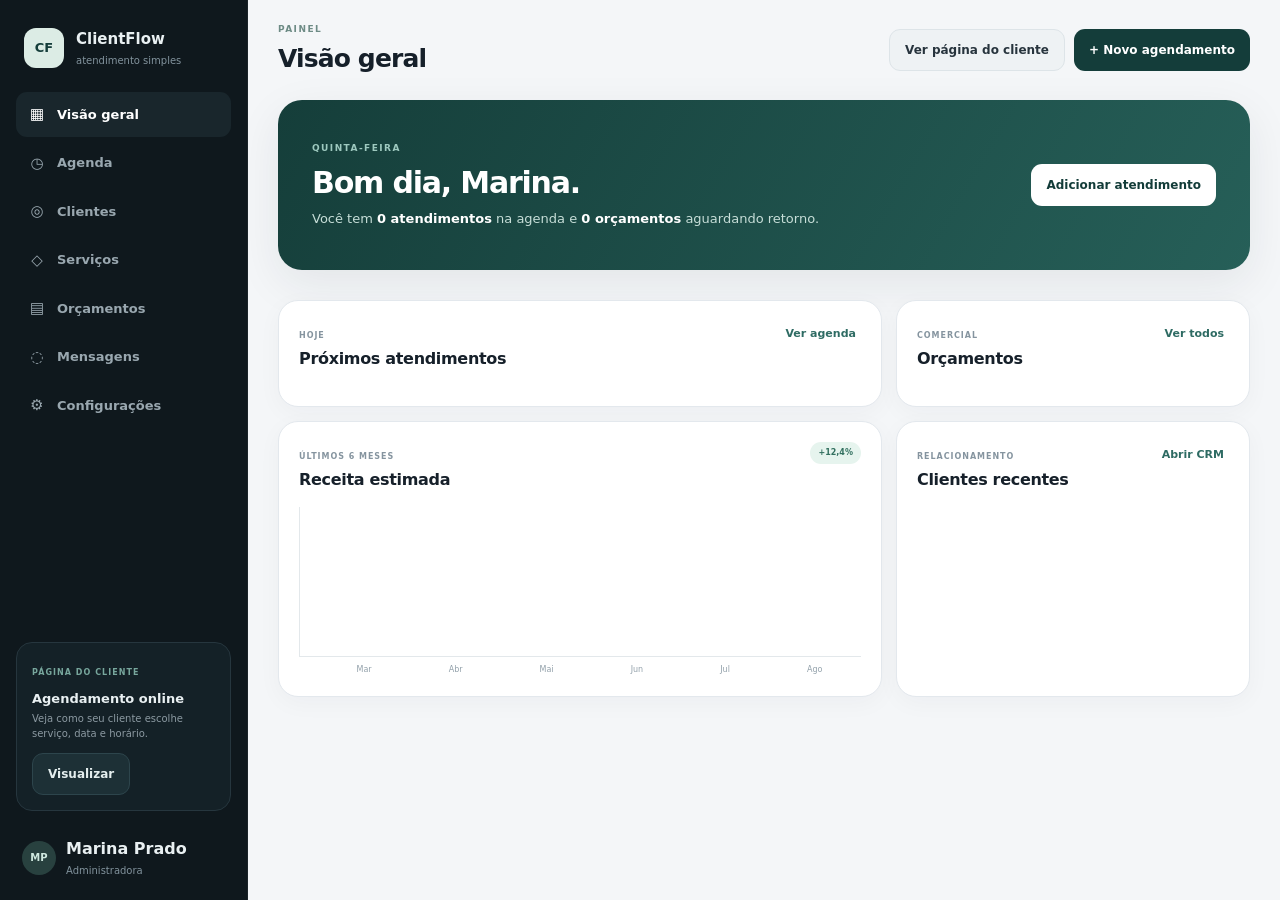
<file: index.html>
<!doctype html>
<html lang="pt-BR">
<head>
  <meta charset="utf-8" />
  <meta name="viewport" content="width=device-width, initial-scale=1" />
  <meta name="theme-color" content="#101820" />
  <meta name="description" content="ClientFlow — agenda, clientes, serviços, orçamentos e atendimento em uma única experiência." />
  <title>ClientFlow — Gestão de atendimento</title>
  <link rel="icon" href="assets/icon.svg" type="image/svg+xml" />
  <link rel="manifest" href="manifest.webmanifest" />
  <link rel="stylesheet" href="styles.css" />
</head>
<body>
  <div class="app-shell">
    <aside class="sidebar" id="sidebar">
      <a class="logo" href="#dashboard" aria-label="ClientFlow">
        <span class="logo-mark">CF</span>
        <span><strong>ClientFlow</strong><small>atendimento simples</small></span>
      </a>

      <nav class="side-nav" aria-label="Menu principal">
        <button class="nav-item active" data-view="dashboard"><span>▦</span>Visão geral</button>
        <button class="nav-item" data-view="schedule"><span>◷</span>Agenda</button>
        <button class="nav-item" data-view="clients"><span>◎</span>Clientes</button>
        <button class="nav-item" data-view="services"><span>◇</span>Serviços</button>
        <button class="nav-item" data-view="quotes"><span>▤</span>Orçamentos</button>
        <button class="nav-item" data-view="messages"><span>◌</span>Mensagens</button>
        <button class="nav-item" data-view="settings"><span>⚙</span>Configurações</button>
      </nav>

      <div class="sidebar-card">
        <small>PÁGINA DO CLIENTE</small>
        <strong>Agendamento online</strong>
        <p>Veja como seu cliente escolhe serviço, data e horário.</p>
        <button class="btn btn-soft" data-open-booking>Visualizar</button>
      </div>

      <div class="profile-mini">
        <span class="avatar">MP</span>
        <span><strong>Marina Prado</strong><small>Administradora</small></span>
      </div>
    </aside>

    <main class="main-content">
      <header class="topbar">
        <button class="icon-btn mobile-menu" id="mobile-menu" aria-label="Abrir menu">☰</button>
        <div>
          <p class="page-kicker" id="page-kicker">PAINEL</p>
          <h1 id="page-title">Visão geral</h1>
        </div>
        <div class="top-actions">
          <button class="btn btn-soft desktop-only" data-open-booking>Ver página do cliente</button>
          <button class="btn btn-primary" data-action="quick-appointment">+ Novo agendamento</button>
        </div>
      </header>

      <section class="view active" id="view-dashboard">
        <div class="hero-strip">
          <div>
            <p class="eyebrow">QUINTA-FEIRA</p>
            <h2>Bom dia, Marina.</h2>
            <p>Você tem <strong id="hero-appointments">0 atendimentos</strong> na agenda e <strong id="hero-pending">0 orçamentos</strong> aguardando retorno.</p>
          </div>
          <button class="btn btn-light" data-action="quick-appointment">Adicionar atendimento</button>
        </div>

        <div class="stats-grid" id="dashboard-stats"></div>

        <div class="dashboard-grid">
          <article class="panel agenda-panel">
            <div class="panel-head"><div><small>HOJE</small><h3>Próximos atendimentos</h3></div><button class="text-btn" data-go="schedule">Ver agenda</button></div>
            <div id="today-list" class="timeline"></div>
          </article>

          <article class="panel">
            <div class="panel-head"><div><small>COMERCIAL</small><h3>Orçamentos</h3></div><button class="text-btn" data-go="quotes">Ver todos</button></div>
            <div class="quote-summary" id="quote-summary"></div>
          </article>

          <article class="panel revenue-panel">
            <div class="panel-head"><div><small>ÚLTIMOS 6 MESES</small><h3>Receita estimada</h3></div><span class="pill positive">+12,4%</span></div>
            <div class="bar-chart" id="revenue-chart" aria-label="Gráfico de receita"></div>
            <div class="chart-labels"><span>Mar</span><span>Abr</span><span>Mai</span><span>Jun</span><span>Jul</span><span>Ago</span></div>
          </article>

          <article class="panel">
            <div class="panel-head"><div><small>RELACIONAMENTO</small><h3>Clientes recentes</h3></div><button class="text-btn" data-go="clients">Abrir CRM</button></div>
            <div id="recent-clients" class="mini-list"></div>
          </article>
        </div>
      </section>

      <section class="view" id="view-schedule">
        <div class="section-toolbar">
          <div class="segmented" id="schedule-filter">
            <button class="active" data-filter="all">Todos</button>
            <button data-filter="confirmed">Confirmados</button>
            <button data-filter="pending">Pendentes</button>
            <button data-filter="done">Concluídos</button>
          </div>
          <button class="btn btn-primary" data-action="quick-appointment">+ Agendamento</button>
        </div>
        <div class="panel table-panel"><div class="table-scroll"><table><thead><tr><th>Horário</th><th>Cliente</th><th>Serviço</th><th>Valor</th><th>Status</th><th></th></tr></thead><tbody id="schedule-table"></tbody></table></div><div class="mobile-list" id="schedule-mobile"></div></div>
      </section>

      <section class="view" id="view-clients">
        <div class="section-toolbar"><div><p class="helper">Cadastre informações essenciais e mantenha o histórico de atendimento organizado.</p></div><button class="btn btn-primary" data-action="new-client">+ Novo cliente</button></div>
        <div class="search-row"><input class="search-input" id="client-search" placeholder="Buscar por nome, telefone ou e-mail" /></div>
        <div class="client-grid" id="client-grid"></div>
      </section>

      <section class="view" id="view-services">
        <div class="section-toolbar"><div><p class="helper">Serviços, duração e valores usados na agenda e nos orçamentos.</p></div><button class="btn btn-primary" data-action="new-service">+ Novo serviço</button></div>
        <div class="service-grid" id="service-grid"></div>
      </section>

      <section class="view" id="view-quotes">
        <div class="section-toolbar"><div class="segmented" id="quote-filter"><button class="active" data-filter="all">Todos</button><button data-filter="draft">Rascunho</button><button data-filter="sent">Enviados</button><button data-filter="approved">Aprovados</button></div><button class="btn btn-primary" data-action="new-quote">+ Novo orçamento</button></div>
        <div class="quote-board" id="quote-board"></div>
      </section>

      <section class="view" id="view-messages">
        <div class="message-layout">
          <article class="panel">
            <div class="panel-head"><div><small>ATALHOS</small><h3>Modelos de mensagem</h3></div></div>
            <div id="message-templates" class="template-list"></div>
          </article>
          <article class="panel composer-panel">
            <div class="panel-head"><div><small>WHATSAPP</small><h3>Montar mensagem</h3></div></div>
            <label>Cliente<select id="message-client"></select></label>
            <label>Mensagem<textarea id="message-text" rows="8" placeholder="Escreva sua mensagem..."></textarea></label>
            <div class="composer-actions"><button class="btn btn-soft" id="copy-message">Copiar</button><button class="btn btn-primary" id="send-whatsapp">Abrir no WhatsApp</button></div>
          </article>
        </div>
      </section>

      <section class="view" id="view-settings">
        <div class="settings-grid">
          <article class="panel">
            <div class="panel-head"><div><small>NEGÓCIO</small><h3>Identidade da demo</h3></div></div>
            <div class="form-grid">
              <label>Nome do negócio<input id="setting-business" value="Studio Aurora" /></label>
              <label>WhatsApp<input id="setting-whatsapp" value="5521999999999" inputmode="tel" /></label>
              <label>Horário inicial<input id="setting-start" type="time" value="09:00" /></label>
              <label>Horário final<input id="setting-end" type="time" value="19:00" /></label>
            </div>
            <button class="btn btn-primary" id="save-settings">Salvar preferências</button>
          </article>
          <article class="panel">
            <div class="panel-head"><div><small>DADOS</small><h3>Backup da demonstração</h3></div></div>
            <p class="helper">Exporte os dados do navegador ou restaure o conjunto fictício inicial.</p>
            <div class="stack-actions"><button class="btn btn-soft" id="export-data">Exportar JSON</button><label class="btn btn-soft file-btn">Importar JSON<input type="file" id="import-data" accept="application/json" /></label><button class="btn btn-danger" id="reset-data">Restaurar demonstração</button></div>
          </article>
          <article class="panel full-span">
            <div class="panel-head"><div><small>PRODUÇÃO</small><h3>Como transformar a demo em produto</h3></div></div>
            <div class="production-grid"><div><strong>Banco e autenticação</strong><p>Substituir localStorage por PostgreSQL/Supabase e autenticação real.</p></div><div><strong>WhatsApp oficial</strong><p>Usar a API oficial da Meta para lembretes e automações em escala.</p></div><div><strong>Pagamentos</strong><p>Adicionar PIX, sinal e confirmação automática quando necessário.</p></div><div><strong>Equipe</strong><p>Agenda por profissional, permissões e comissões por serviço.</p></div></div>
          </article>
        </div>
      </section>
    </main>
  </div>

  <nav class="mobile-nav" aria-label="Navegação mobile">
    <button class="active" data-view="dashboard">▦<span>Início</span></button>
    <button data-view="schedule">◷<span>Agenda</span></button>
    <button data-action="quick-appointment" class="mobile-add">+</button>
    <button data-view="clients">◎<span>Clientes</span></button>
    <button data-view="quotes">▤<span>Orçamentos</span></button>
  </nav>

  <dialog class="modal" id="entity-modal">
    <form method="dialog" id="entity-form">
      <div class="modal-head"><div><p class="page-kicker" id="modal-kicker">NOVO</p><h2 id="modal-title">Adicionar</h2></div><button class="icon-btn" value="cancel" aria-label="Fechar">×</button></div>
      <div id="modal-fields" class="form-grid"></div>
      <div class="modal-actions"><button class="btn btn-soft" value="cancel">Cancelar</button><button class="btn btn-primary" id="modal-save" value="default">Salvar</button></div>
    </form>
  </dialog>

  <dialog class="booking-dialog" id="booking-dialog">
    <div class="booking-page">
      <button class="booking-close" data-close-booking aria-label="Fechar">×</button>
      <header class="booking-brand"><span class="booking-logo">A</span><div><strong id="booking-business">Studio Aurora</strong><small>Agendamento online</small></div></header>
      <section class="booking-copy"><p class="page-kicker">AGENDE EM POUCOS PASSOS</p><h2>Escolha o melhor horário para você.</h2><p>Sem troca de dezenas de mensagens. Confirme serviço, data e horário em menos de um minuto.</p></section>
      <form id="booking-form" class="booking-form">
        <label>Serviço<select id="booking-service" required></select></label>
        <div class="booking-row"><label>Data<input id="booking-date" type="date" required /></label><label>Horário<select id="booking-time" required></select></label></div>
        <label>Seu nome<input id="booking-name" maxlength="80" required placeholder="Nome completo" /></label>
        <label>WhatsApp<input id="booking-phone" inputmode="tel" maxlength="20" required placeholder="(21) 99999-9999" /></label>
        <button class="btn btn-booking" type="submit">Confirmar solicitação</button>
        <p class="booking-note">Demonstração: o pedido é salvo somente neste navegador.</p>
      </form>
      <div class="booking-success" id="booking-success" hidden><span>✓</span><h3>Solicitação recebida!</h3><p>O horário foi incluído na agenda da demonstração.</p><button class="btn btn-booking" data-close-booking>Voltar ao painel</button></div>
    </div>
  </dialog>

  <div class="toast" id="toast" role="status"></div>
  <script src="app.js"></script>
</body>
</html>
</file>
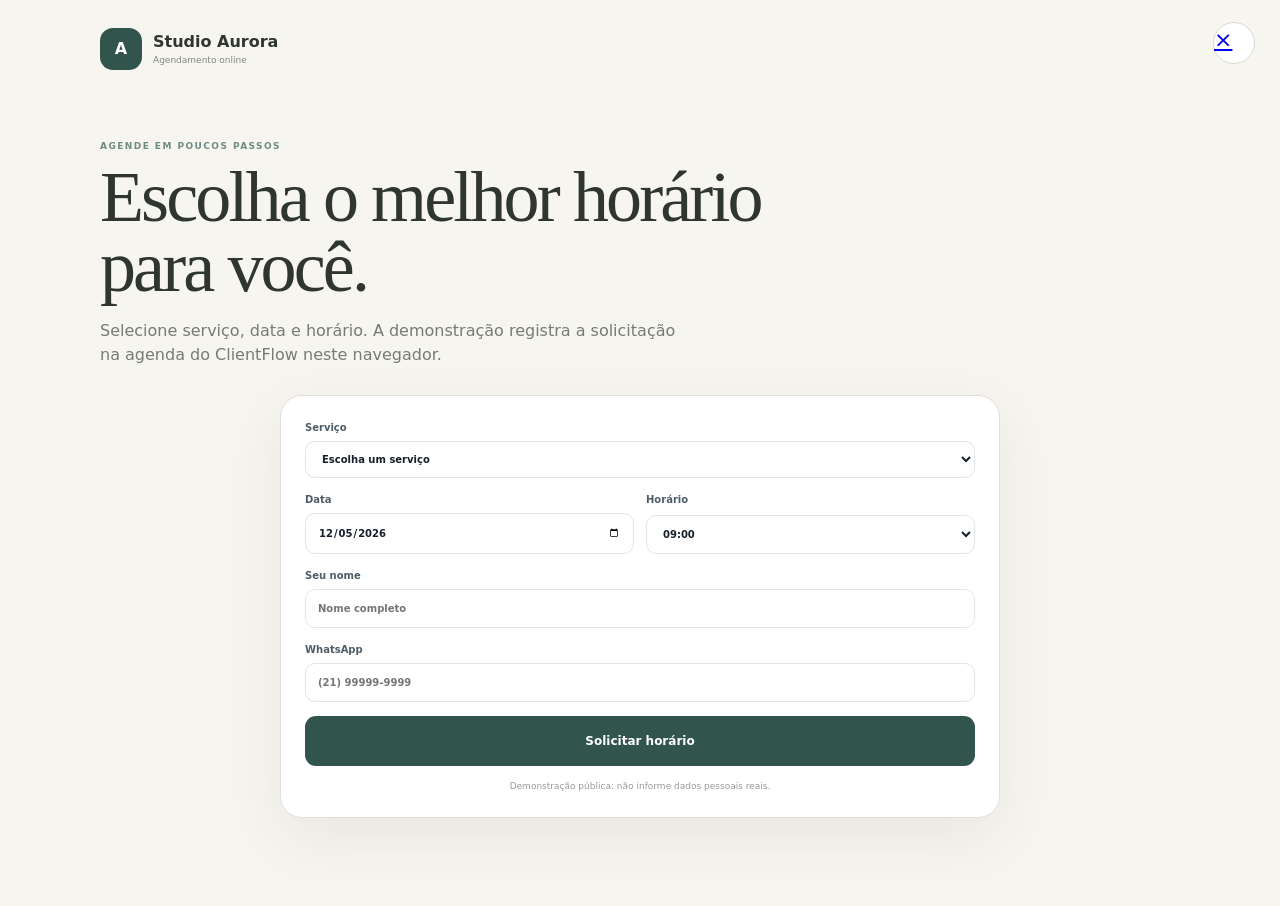
<file: booking.html>
<!doctype html>
<html lang="pt-BR">
<head>
  <meta charset="utf-8" />
  <meta name="viewport" content="width=device-width,initial-scale=1" />
  <meta name="theme-color" content="#31544c" />
  <meta name="description" content="Agendamento online — ClientFlow" />
  <title>Agendamento online — ClientFlow</title>
  <link rel="icon" href="assets/icon.svg" type="image/svg+xml" />
  <link rel="stylesheet" href="styles.css" />
</head>
<body class="public-booking-body">
  <main class="booking-page standalone-booking">
    <a class="booking-close" href="index.html" aria-label="Voltar ao painel">×</a>
    <header class="booking-brand"><span class="booking-logo">A</span><div><strong id="public-business">Studio Aurora</strong><small>Agendamento online</small></div></header>
    <section class="booking-copy"><p class="page-kicker">AGENDE EM POUCOS PASSOS</p><h2>Escolha o melhor horário para você.</h2><p>Selecione serviço, data e horário. A demonstração registra a solicitação na agenda do ClientFlow neste navegador.</p></section>
    <form id="public-booking-form" class="booking-form">
      <label>Serviço<select id="public-service" required></select></label>
      <div class="booking-row"><label>Data<input id="public-date" type="date" required /></label><label>Horário<select id="public-time" required></select></label></div>
      <label>Seu nome<input id="public-name" maxlength="80" required placeholder="Nome completo" /></label>
      <label>WhatsApp<input id="public-phone" inputmode="tel" maxlength="20" required placeholder="(21) 99999-9999" /></label>
      <button class="btn btn-booking" type="submit">Solicitar horário</button>
      <p class="booking-note">Demonstração pública: não informe dados pessoais reais.</p>
    </form>
    <section class="booking-success" id="public-success" hidden><span>✓</span><h3>Solicitação recebida!</h3><p>O agendamento foi salvo. Abra o painel para ver a solicitação na agenda.</p><div class="hero-actions" style="justify-content:center"><a class="btn btn-booking" href="index.html">Abrir painel</a></div></section>
  </main>
  <script src="booking.js"></script>
</body>
</html>
</file>
<file: styles.css>
:root{--bg:#f4f6f8;--panel:#fff;--ink:#16202a;--muted:#71808f;--line:#e3e8ed;--brand:#143d3a;--brand-2:#1f6a61;--accent:#eaf3ef;--warn:#a56a16;--danger:#a23c42;--shadow:0 14px 45px rgba(25,39,52,.08);--radius:20px;--sidebar:248px}*{box-sizing:border-box}html{scroll-behavior:smooth}body{margin:0;background:var(--bg);color:var(--ink);font-family:Inter,ui-sans-serif,system-ui,-apple-system,BlinkMacSystemFont,"Segoe UI",sans-serif;line-height:1.5}button,input,select,textarea{font:inherit}button{cursor:pointer}.app-shell{min-height:100vh}.sidebar{position:fixed;inset:0 auto 0 0;width:var(--sidebar);padding:22px 16px;background:#0f181d;color:#e9f0f2;display:flex;flex-direction:column;z-index:30;border-right:1px solid rgba(255,255,255,.05)}.logo{display:flex;align-items:center;gap:12px;padding:6px 8px 24px;color:inherit;text-decoration:none}.logo-mark{width:40px;height:40px;border-radius:12px;background:#dcece5;color:#143d3a;display:grid;place-items:center;font-size:13px;font-weight:900}.logo strong,.logo small,.profile-mini strong,.profile-mini small{display:block}.logo strong{font-size:15px}.logo small,.profile-mini small{font-size:10px;color:#82939d;margin-top:2px}.side-nav{display:grid;gap:4px}.nav-item{border:0;background:transparent;color:#99a7af;border-radius:11px;padding:11px 12px;display:flex;align-items:center;gap:11px;text-align:left;font-size:13px;font-weight:650}.nav-item span{width:18px;text-align:center;font-size:15px}.nav-item:hover,.nav-item.active{background:#19262c;color:#fff}.sidebar-card{margin-top:auto;padding:15px;border:1px solid #26363e;border-radius:16px;background:#142127}.sidebar-card small{font-size:8px;letter-spacing:.13em;color:#78a79d;font-weight:800}.sidebar-card strong{display:block;font-size:13px;margin:7px 0 3px}.sidebar-card p{color:#8c9aa2;font-size:10px;margin:0 0 12px}.profile-mini{margin-top:14px;padding:12px 6px 0;display:flex;gap:10px;align-items:center}.avatar{width:34px;height:34px;border-radius:50%;display:grid;place-items:center;background:#28413f;color:#cfe8df;font-size:10px;font-weight:850}.main-content{margin-left:var(--sidebar);min-height:100vh;padding:0 30px 60px}.topbar{min-height:100px;display:flex;align-items:center;gap:20px;justify-content:space-between;max-width:1360px;margin:auto}.page-kicker,.eyebrow{margin:0 0 4px;font-size:9px;letter-spacing:.16em;font-weight:850;color:#6d8b85}.topbar h1{margin:0;font-size:25px;letter-spacing:-.035em}.top-actions{display:flex;gap:9px}.btn{border:0;border-radius:11px;min-height:42px;padding:10px 15px;font-size:12px;font-weight:780;display:inline-flex;align-items:center;justify-content:center;gap:7px;text-decoration:none}.btn-primary{background:var(--brand);color:#fff}.btn-primary:hover{background:#0e302e}.btn-soft{background:#eef2f4;color:#27343d;border:1px solid #dde4e8}.sidebar .btn-soft{background:#1d3036;color:#e4eeee;border-color:#2d454c}.btn-light{background:white;color:#133c39}.btn-danger{background:#fff0f0;color:var(--danger);border:1px solid #f1d6d8}.text-btn{border:0;background:transparent;color:#2e6b63;font-weight:800;font-size:11px;padding:5px}.icon-btn{border:1px solid var(--line);background:white;color:#32414c;width:40px;height:40px;border-radius:10px}.mobile-menu{display:none}.view{display:none;max-width:1360px;margin:auto}.view.active{display:block}.hero-strip{min-height:170px;padding:30px 34px;border-radius:24px;background:linear-gradient(120deg,#153e3a,#265f58);color:white;display:flex;align-items:center;justify-content:space-between;gap:25px;box-shadow:var(--shadow)}.hero-strip h2{font-size:30px;letter-spacing:-.04em;margin:4px 0}.hero-strip p:not(.eyebrow){color:#c7ded8;margin:0;max-width:630px;font-size:13px}.hero-strip p strong{color:#fff}.hero-strip .eyebrow{color:#9ec9bf}.stats-grid{display:grid;grid-template-columns:repeat(4,1fr);gap:13px;margin:15px 0}.stat-card{background:var(--panel);border:1px solid var(--line);border-radius:16px;padding:17px 18px;box-shadow:0 6px 20px rgba(25,39,52,.03)}.stat-card span{font-size:10px;color:var(--muted);font-weight:700}.stat-card strong{display:block;font-size:25px;letter-spacing:-.04em;margin:6px 0 2px}.stat-card small{font-size:9px;color:#82909b}.dashboard-grid{display:grid;grid-template-columns:1.45fr .85fr;gap:14px}.panel{background:var(--panel);border:1px solid var(--line);border-radius:var(--radius);padding:20px;box-shadow:0 6px 24px rgba(21,36,50,.035)}.panel-head{display:flex;justify-content:space-between;align-items:flex-start;gap:12px;margin-bottom:15px}.panel-head small{font-size:8px;letter-spacing:.12em;font-weight:800;color:#85949f}.panel-head h3{margin:2px 0 0;font-size:16px;letter-spacing:-.02em}.timeline{display:grid}.timeline-row{display:grid;grid-template-columns:54px 1fr auto;align-items:center;gap:11px;padding:11px 0;border-top:1px solid #edf0f2}.timeline-row:first-child{border-top:0}.timeline-time{font-size:12px;font-weight:850}.timeline-row strong,.timeline-row small{display:block}.timeline-row strong{font-size:12px}.timeline-row small{font-size:9px;color:var(--muted);margin-top:2px}.status-chip{border-radius:999px;padding:5px 8px;font-size:8px;font-weight:800;text-transform:uppercase}.status-confirmed{background:#e5f3ee;color:#25675b}.status-pending{background:#fff4dc;color:#8b651b}.status-done{background:#edf0f4;color:#63717d}.status-cancelled{background:#fbe8e8;color:#934248}.quote-summary{display:grid;gap:9px}.quote-summary-row{display:flex;align-items:center;justify-content:space-between;padding:12px;border-radius:13px;background:#f7f9fa}.quote-summary-row div span,.quote-summary-row div strong{display:block}.quote-summary-row span{font-size:9px;color:var(--muted)}.quote-summary-row strong{font-size:13px;margin-top:2px}.quote-summary-row>strong{font-size:13px}.revenue-panel{min-height:260px}.pill{font-size:8px;border-radius:999px;padding:5px 8px;font-weight:800}.positive{background:#e6f4ee;color:#32705f}.bar-chart{height:150px;display:flex;align-items:flex-end;gap:12px;padding:12px 12px 0;border-left:1px solid #e3e8eb;border-bottom:1px solid #e3e8eb}.bar-chart i{flex:1;background:#527d75;border-radius:5px 5px 0 0;min-height:16px}.chart-labels{display:flex;justify-content:space-around;margin:7px 0 0 19px;color:#92a0aa;font-size:8px}.mini-list{display:grid}.mini-row{display:flex;align-items:center;gap:10px;padding:10px 0;border-top:1px solid #edf0f2}.mini-row:first-child{border-top:0}.mini-row .avatar{background:#e5eeeb;color:#315d57}.mini-row div{flex:1}.mini-row strong,.mini-row small{display:block}.mini-row strong{font-size:11px}.mini-row small{color:var(--muted);font-size:8px}.section-toolbar{display:flex;align-items:center;justify-content:space-between;gap:15px;margin-bottom:14px}.helper{color:var(--muted);font-size:12px;margin:0}.segmented{display:inline-flex;padding:4px;background:#e9edef;border-radius:11px;gap:3px}.segmented button{border:0;background:transparent;color:#687680;padding:8px 10px;border-radius:8px;font-size:10px;font-weight:750}.segmented button.active{background:white;color:#20303a;box-shadow:0 3px 10px rgba(35,48,58,.08)}.table-panel{padding:0;overflow:hidden}.table-scroll{overflow:auto}table{width:100%;border-collapse:collapse;min-width:720px}th,td{text-align:left;padding:14px 16px;border-bottom:1px solid #edf0f2;font-size:11px}th{font-size:8px;letter-spacing:.08em;color:#84929d;text-transform:uppercase;background:#fafbfc}td strong{display:block}.table-action{border:0;background:#eef2f3;border-radius:8px;padding:6px 9px;font-size:9px;font-weight:750}.mobile-list{display:none}.search-row{margin:0 0 14px}.search-input{width:min(460px,100%);height:44px;border:1px solid var(--line);border-radius:11px;background:white;padding:0 14px;color:var(--ink);outline:none}.search-input:focus,input:focus,select:focus,textarea:focus{border-color:#7ba39b;box-shadow:0 0 0 3px rgba(45,105,94,.08)}.client-grid{display:grid;grid-template-columns:repeat(3,1fr);gap:13px}.client-card{background:white;border:1px solid var(--line);border-radius:17px;padding:17px}.client-card-head{display:flex;align-items:center;gap:10px}.client-card-head .avatar{width:39px;height:39px;background:#e9efed;color:#315e57}.client-card h3{font-size:13px;margin:0}.client-card .sub{font-size:9px;color:var(--muted)}.client-meta{display:grid;gap:7px;margin:15px 0;font-size:10px;color:#5d6b75}.client-meta span{display:flex;justify-content:space-between;gap:15px}.client-meta b{color:#293943}.client-card-actions{display:flex;gap:7px}.client-card-actions .btn{flex:1;min-height:36px;padding:7px;font-size:9px}.service-grid{display:grid;grid-template-columns:repeat(3,1fr);gap:13px}.service-card{position:relative;background:white;border:1px solid var(--line);border-radius:18px;padding:19px}.service-icon{width:38px;height:38px;border-radius:12px;background:#e7f0ed;color:#2d625a;display:grid;place-items:center;font-weight:900;margin-bottom:15px}.service-card h3{margin:0;font-size:14px}.service-card p{font-size:10px;color:var(--muted);min-height:30px}.service-info{display:flex;justify-content:space-between;padding-top:13px;border-top:1px solid #edf0f2}.service-info span{font-size:9px;color:var(--muted)}.service-info strong{font-size:12px}.quote-board{display:grid;grid-template-columns:repeat(3,1fr);gap:13px}.quote-card{background:white;border:1px solid var(--line);border-radius:18px;padding:18px}.quote-card-top{display:flex;justify-content:space-between;gap:10px}.quote-card small{font-size:8px;color:var(--muted)}.quote-card h3{font-size:14px;margin:5px 0}.quote-value{font-size:22px;font-weight:850;letter-spacing:-.03em;margin:18px 0}.quote-card p{font-size:10px;color:var(--muted)}.quote-actions{display:flex;gap:7px;margin-top:15px}.quote-actions .btn{flex:1;min-height:36px;font-size:9px;padding:7px}.message-layout{display:grid;grid-template-columns:.9fr 1.1fr;gap:14px}.template-list{display:grid;gap:8px}.template-card{border:1px solid var(--line);background:#f8fafb;border-radius:13px;padding:13px;text-align:left}.template-card strong{display:block;font-size:11px}.template-card p{font-size:9px;color:var(--muted);margin:4px 0 0}.composer-panel label,.form-grid label,.booking-form label{display:grid;gap:6px;font-size:10px;font-weight:750;color:#4f5d66}.composer-panel select,.composer-panel textarea,.form-grid input,.form-grid select,.form-grid textarea,.booking-form input,.booking-form select{border:1px solid #dfe5e8;border-radius:10px;background:white;color:var(--ink);padding:11px 12px;outline:none}.composer-panel label{margin-bottom:13px}.composer-actions{display:flex;justify-content:flex-end;gap:8px}.settings-grid{display:grid;grid-template-columns:1fr 1fr;gap:14px}.full-span{grid-column:1/-1}.form-grid{display:grid;grid-template-columns:1fr 1fr;gap:13px;margin-bottom:16px}.stack-actions{display:flex;gap:8px;flex-wrap:wrap}.file-btn input{display:none}.production-grid{display:grid;grid-template-columns:repeat(4,1fr);gap:10px}.production-grid div{padding:14px;border-radius:13px;background:#f6f8f9}.production-grid strong{font-size:11px}.production-grid p{font-size:9px;color:var(--muted);margin:5px 0 0}.mobile-nav{display:none}.modal,.booking-dialog{border:0;padding:0;background:transparent}.modal::backdrop,.booking-dialog::backdrop{background:rgba(12,22,28,.66);backdrop-filter:blur(5px)}.modal form{width:min(620px,calc(100vw - 28px));background:white;border-radius:22px;padding:22px;box-shadow:0 30px 90px rgba(0,0,0,.22)}.modal-head{display:flex;align-items:flex-start;justify-content:space-between;margin-bottom:18px}.modal-head h2{margin:0;font-size:22px}.modal-actions{display:flex;justify-content:flex-end;gap:8px;padding-top:5px}.booking-dialog{width:100%;height:100%;max-width:none;max-height:none}.booking-page{min-height:100vh;background:#f7f5f0;color:#2f352f;padding:28px clamp(20px,6vw,80px);position:relative}.booking-close{position:absolute;right:25px;top:22px;width:42px;height:42px;border:1px solid #ddd9cf;background:#fff;border-radius:50%;font-size:22px}.booking-brand{display:flex;align-items:center;gap:11px;max-width:1080px;margin:auto}.booking-logo{width:42px;height:42px;border-radius:13px;background:#31544c;color:white;display:grid;place-items:center;font-weight:900}.booking-brand strong,.booking-brand small{display:block}.booking-brand small{font-size:9px;color:#81877f}.booking-copy{max-width:1080px;margin:70px auto 28px}.booking-copy h2{font-family:Georgia,serif;font-size:clamp(38px,7vw,72px);line-height:.98;letter-spacing:-.04em;max-width:700px;margin:8px 0 15px;font-weight:500}.booking-copy>p:last-child{max-width:600px;color:#767b74}.booking-form{max-width:720px;margin:0 auto 60px;background:white;padding:24px;border:1px solid #e4e0d6;border-radius:22px;display:grid;gap:14px;box-shadow:0 20px 60px rgba(70,70,55,.08)}.booking-row{display:grid;grid-template-columns:1fr 1fr;gap:12px}.btn-booking{background:#31544c;color:white;min-height:50px}.booking-note{text-align:center;color:#969b94;font-size:9px;margin:0}.booking-success{max-width:620px;margin:100px auto;text-align:center}.booking-success>span{display:grid;place-items:center;width:56px;height:56px;border-radius:50%;background:#dcebe4;color:#31544c;font-weight:900;margin:auto}.booking-success h3{font-family:Georgia,serif;font-size:36px;margin:15px 0 8px}.toast{position:fixed;right:20px;bottom:20px;z-index:80;padding:12px 15px;border-radius:11px;background:#142329;color:#fff;font-size:11px;box-shadow:0 12px 40px rgba(0,0,0,.2);transform:translateY(30px);opacity:0;pointer-events:none;transition:.2s}.toast.show{transform:translateY(0);opacity:1}@media(max-width:1050px){.stats-grid{grid-template-columns:repeat(2,1fr)}.client-grid,.service-grid,.quote-board{grid-template-columns:repeat(2,1fr)}.production-grid{grid-template-columns:repeat(2,1fr)}}@media(max-width:760px){:root{--sidebar:0px}body{padding-bottom:70px}.sidebar{transform:translateX(-100%);width:250px;transition:.2s}.sidebar.open{transform:translateX(0);box-shadow:30px 0 80px rgba(0,0,0,.25)}.main-content{margin-left:0;padding:0 14px 30px}.topbar{min-height:78px;position:sticky;top:0;background:rgba(244,246,248,.94);backdrop-filter:blur(12px);z-index:20}.mobile-menu{display:inline-grid;place-items:center;flex:0 0 auto}.topbar>div:nth-child(2){margin-right:auto}.topbar h1{font-size:19px}.page-kicker{font-size:7px}.top-actions .desktop-only{display:none}.top-actions .btn-primary{font-size:0;width:42px;padding:0}.top-actions .btn-primary:before{content:"+";font-size:20px}.hero-strip{min-height:0;padding:23px 20px;display:block;border-radius:19px}.hero-strip h2{font-size:26px}.hero-strip .btn{margin-top:18px;width:100%}.stats-grid{grid-template-columns:1fr 1fr;gap:9px;margin:10px 0}.stat-card{padding:14px}.stat-card strong{font-size:21px}.dashboard-grid,.message-layout,.settings-grid{grid-template-columns:1fr}.panel{padding:16px;border-radius:17px}.revenue-panel{min-height:230px}.client-grid,.service-grid,.quote-board{grid-template-columns:1fr}.section-toolbar{align-items:flex-start}.section-toolbar .segmented{overflow-x:auto;max-width:calc(100vw - 28px)}.section-toolbar>.btn{white-space:nowrap}.table-scroll{display:none}.mobile-list{display:grid}.mobile-row{padding:13px 0;border-bottom:1px solid #edf0f2;display:grid;grid-template-columns:48px 1fr auto;gap:8px;align-items:center}.mobile-row strong,.mobile-row small{display:block}.mobile-row strong{font-size:11px}.mobile-row small{font-size:8px;color:var(--muted)}.form-grid,.booking-row{grid-template-columns:1fr}.production-grid{grid-template-columns:1fr}.full-span{grid-column:auto}.mobile-nav{position:fixed;left:8px;right:8px;bottom:8px;z-index:45;height:58px;border:1px solid #dfe5e8;background:rgba(255,255,255,.96);backdrop-filter:blur(14px);border-radius:17px;display:grid;grid-template-columns:1fr 1fr 56px 1fr 1fr;align-items:center;padding:4px 5px;box-shadow:0 15px 40px rgba(20,34,44,.16)}.mobile-nav button{border:0;background:transparent;color:#84919a;display:grid;place-items:center;gap:1px;font-size:15px;font-weight:700}.mobile-nav button span{font-size:7px}.mobile-nav button.active{color:#21544d}.mobile-nav .mobile-add{width:44px;height:44px;border-radius:14px;background:#173f3b;color:white;font-size:24px;justify-self:center}.booking-page{padding:20px 15px}.booking-copy{margin-top:55px}.booking-copy h2{font-size:44px}.booking-form{padding:18px}.modal form{padding:18px}.composer-actions{display:grid;grid-template-columns:1fr 1fr}.toast{left:14px;right:14px;bottom:80px;text-align:center}}@media(max-width:400px){.stats-grid{grid-template-columns:1fr}.section-toolbar{display:grid}.section-toolbar>.btn{width:100%}.hero-strip h2{font-size:23px}.booking-copy h2{font-size:38px}}
</file>
